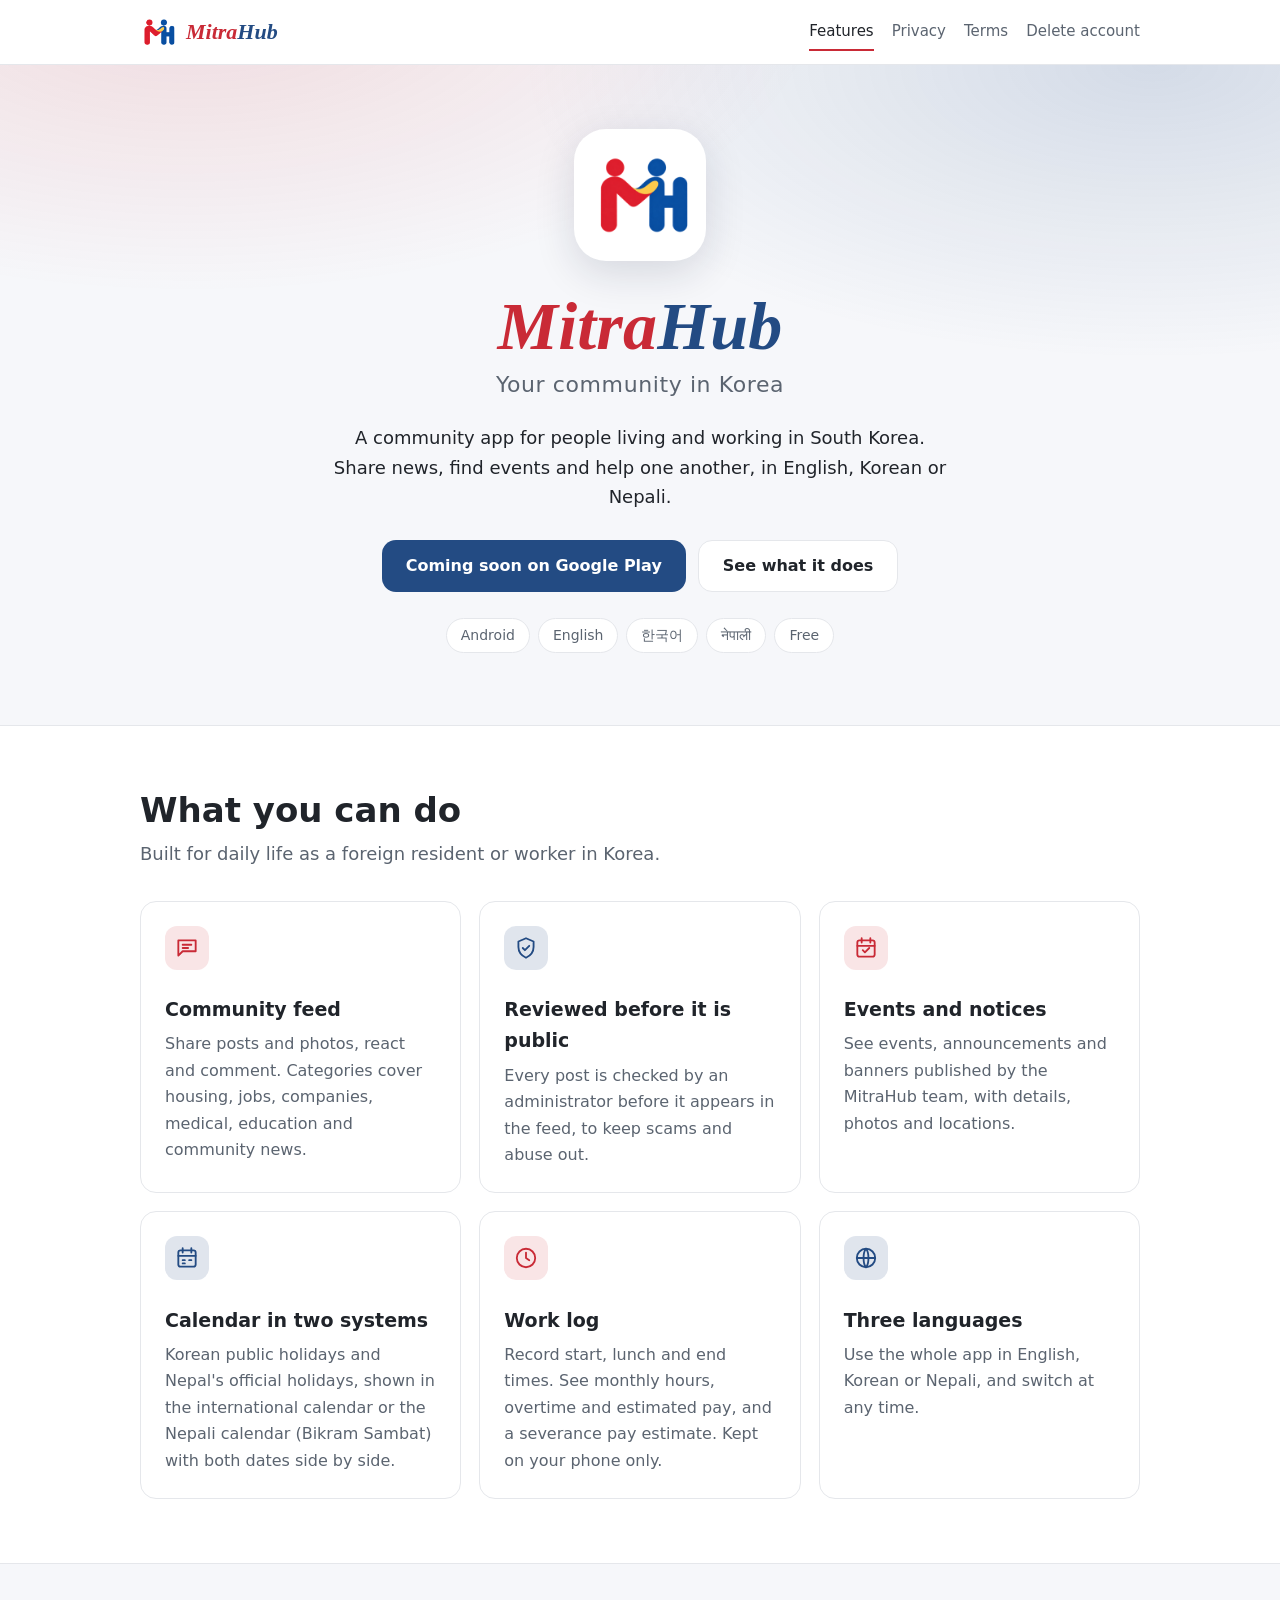
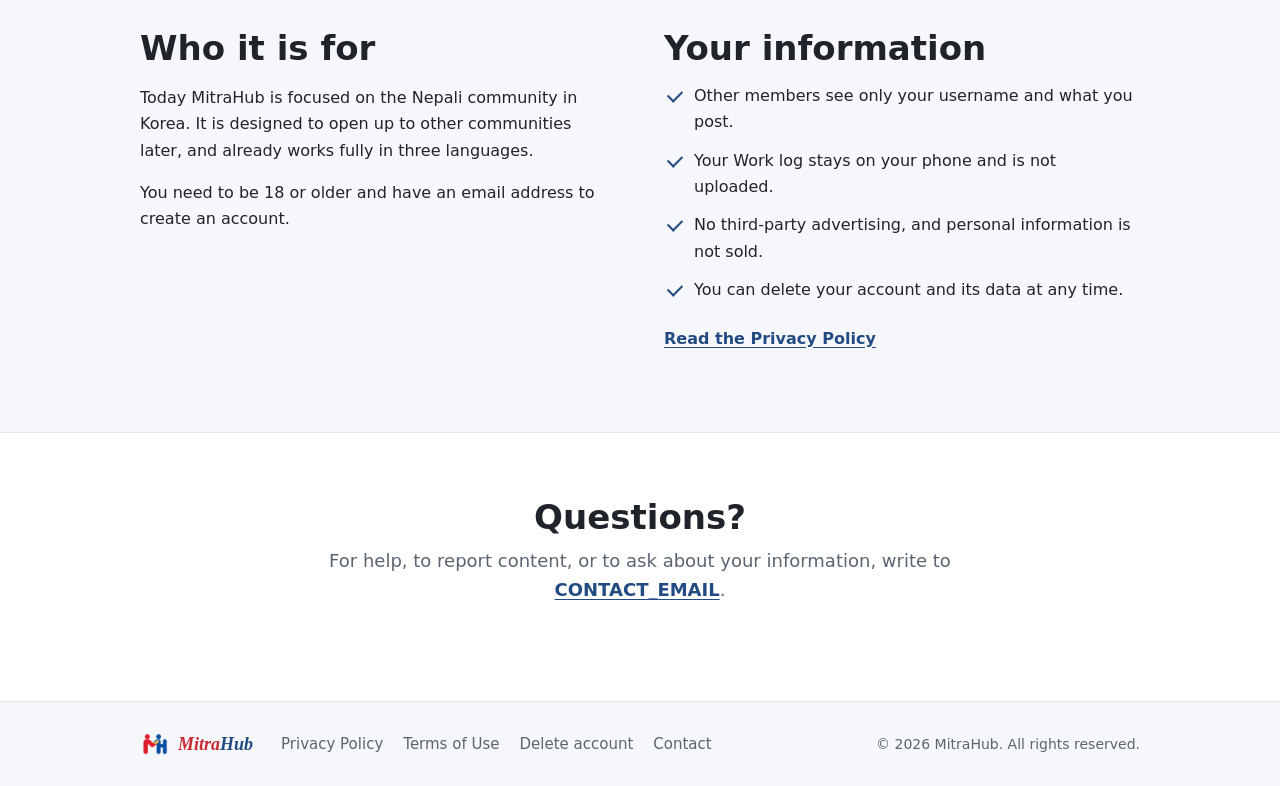
<file: index.html>
<!doctype html>
<html lang="en">
<head>
<meta charset="utf-8">
<meta name="viewport" content="width=device-width, initial-scale=1">
<title>MitraHub | Your community in Korea</title>
<meta name="description" content="MitraHub is a community app for people living and working in South Korea: posts, events, a calendar with Korean and Nepali holidays, and a private work log.">
<meta property="og:title" content="MitraHub | Your community in Korea">
<meta property="og:description" content="MitraHub is a community app for people living and working in South Korea: posts, events, a calendar with Korean and Nepali holidays, and a private work log.">
<meta property="og:image" content="assets/logo.png">
<meta name="theme-color" content="#C92A36">
<link rel="icon" type="image/png" href="assets/favicon.png">
<link rel="stylesheet" href="styles.css">
</head>
<body>
<a class="skip" href="#main">Skip to content</a>
<header class="site-header">
  <div class="wrap bar">
    <a class="brand" href="index.html"><img src="assets/logo.png" alt="" width="36" height="36"><span><b>Mitra</b><i>Hub</i></span></a>
    <nav aria-label="Main"><a href="index.html#features" aria-current="page">Features</a><a href="privacy.html">Privacy</a><a href="terms.html">Terms</a><a href="delete-account.html">Delete account</a></nav>
  </div>
</header>
<main id="main">
<section class="hero">
  <div class="wrap hero-in">
    <img class="hero-logo" src="assets/logo.png" alt="MitraHub logo" width="132" height="132">
    <h1><b>Mitra</b><i>Hub</i></h1>
    <p class="tagline">Your community in Korea</p>
    <p class="hero-text">A community app for people living and working in South Korea. Share news, find events and help one another, in English, Korean or Nepali.</p>
    <div class="cta">
      <span class="store" role="img" aria-label="Coming soon on Google Play">Coming soon on <b>Google Play</b></span>
      <a class="ghost" href="#features">See what it does</a>
    </div>
    <ul class="chips" aria-label="Highlights"><li>Android</li><li>English</li><li>한국어</li><li>नेपाली</li><li>Free</li></ul>
  </div>
</section>

<section id="features" class="wrap section">
  <h2>What you can do</h2>
  <p class="section-lede">Built for daily life as a foreign resident or worker in Korea.</p>
  <div class="grid">
    <article class="card"><svg viewBox="0 0 24 24" aria-hidden="true"><path d="M4 5h16v10H8l-4 4z"/><path d="M8 9h8M8 12h5"/></svg><h3>Community feed</h3><p>Share posts and photos, react and comment. Categories cover housing, jobs, companies, medical, education and community news.</p></article>
    <article class="card"><svg viewBox="0 0 24 24" aria-hidden="true"><path d="M12 3l7 3v5c0 5-3 8-7 10-4-2-7-5-7-10V6z"/><path d="M9 12l2 2 4-4"/></svg><h3>Reviewed before it is public</h3><p>Every post is checked by an administrator before it appears in the feed, to keep scams and abuse out.</p></article>
    <article class="card"><svg viewBox="0 0 24 24" aria-hidden="true"><rect x="4" y="5" width="16" height="15" rx="2"/><path d="M8 3v4M16 3v4M4 10h16"/><path d="M9 14l2 2 4-4"/></svg><h3>Events and notices</h3><p>See events, announcements and banners published by the MitraHub team, with details, photos and locations.</p></article>
    <article class="card"><svg viewBox="0 0 24 24" aria-hidden="true"><rect x="4" y="5" width="16" height="15" rx="2"/><path d="M8 3v4M16 3v4M4 10h16M8 14h2M14 14h2M8 17h2"/></svg><h3>Calendar in two systems</h3><p>Korean public holidays and Nepal&#x27;s official holidays, shown in the international calendar or the Nepali calendar (Bikram Sambat) with both dates side by side.</p></article>
    <article class="card"><svg viewBox="0 0 24 24" aria-hidden="true"><circle cx="12" cy="12" r="8.5"/><path d="M12 7v5l3 2"/></svg><h3>Work log</h3><p>Record start, lunch and end times. See monthly hours, overtime and estimated pay, and a severance pay estimate. Kept on your phone only.</p></article>
    <article class="card"><svg viewBox="0 0 24 24" aria-hidden="true"><circle cx="12" cy="12" r="8.5"/><path d="M3.5 12h17M12 3.5c3 3 3 14 0 17M12 3.5c-3 3-3 14 0 17"/></svg><h3>Three languages</h3><p>Use the whole app in English, Korean or Nepali, and switch at any time.</p></article>
  </div>
</section>

<section class="band">
  <div class="wrap section two">
    <div>
      <h2>Who it is for</h2>
      <p>Today MitraHub is focused on the Nepali community in Korea. It is designed to open up to other communities later, and already works fully in three languages.</p>
      <p>You need to be 18 or older and have an email address to create an account.</p>
    </div>
    <div>
      <h2>Your information</h2>
      <ul class="ticks">
        <li>Other members see only your username and what you post.</li>
        <li>Your Work log stays on your phone and is not uploaded.</li>
        <li>No third-party advertising, and personal information is not sold.</li>
        <li>You can delete your account and its data at any time.</li>
      </ul>
      <p><a class="link" href="privacy.html">Read the Privacy Policy</a></p>
    </div>
  </div>
</section>

<section class="wrap section center">
  <h2>Questions?</h2>
  <p class="section-lede">For help, to report content, or to ask about your information, write to <a class="link" href="mailto:CONTACT_EMAIL">CONTACT_EMAIL</a>.</p>
</section>
</main>
<footer class="site-footer">
  <div class="wrap foot">
    <div class="brand small"><img src="assets/logo.png" alt="" width="28" height="28"><span><b>Mitra</b><i>Hub</i></span></div>
    <nav aria-label="Footer"><a href="privacy.html">Privacy Policy</a><a href="terms.html">Terms of Use</a><a href="delete-account.html">Delete account</a><a href="mailto:CONTACT_EMAIL">Contact</a></nav>
    <p class="fine">&copy; 2026 MitraHub. All rights reserved.</p>
  </div>
</footer>
</body>
</html>
</file>
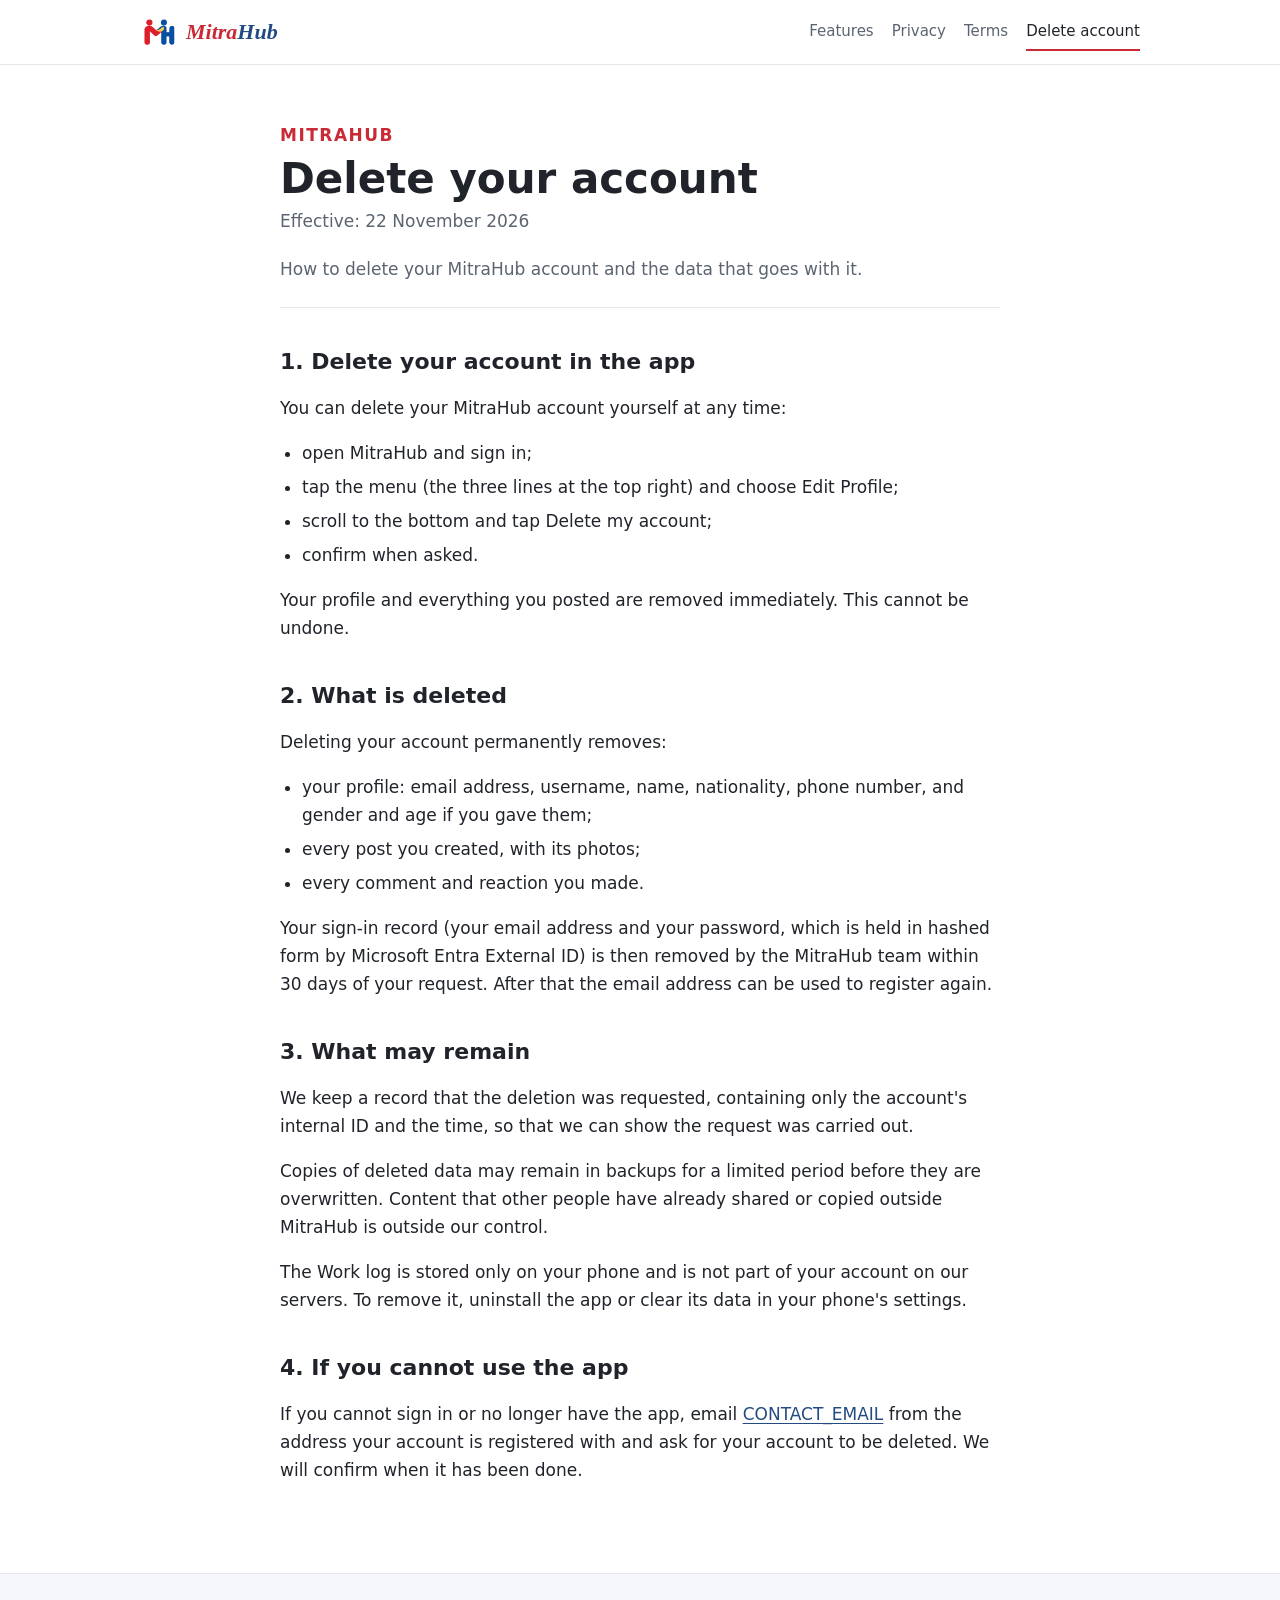
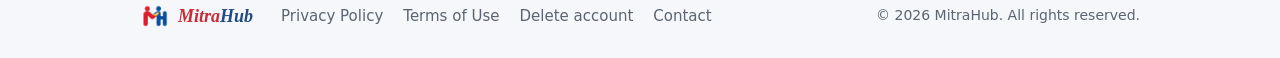
<file: delete-account.html>
<!doctype html>
<html lang="en">
<head>
<meta charset="utf-8">
<meta name="viewport" content="width=device-width, initial-scale=1">
<title>Delete your account | MitraHub</title>
<meta name="description" content="How to delete your MitraHub account and the data that goes with it.">
<meta property="og:title" content="Delete your account | MitraHub">
<meta property="og:description" content="How to delete your MitraHub account and the data that goes with it.">
<meta property="og:image" content="assets/logo.png">
<meta name="theme-color" content="#C92A36">
<link rel="icon" type="image/png" href="assets/favicon.png">
<link rel="stylesheet" href="styles.css">
</head>
<body>
<a class="skip" href="#main">Skip to content</a>
<header class="site-header">
  <div class="wrap bar">
    <a class="brand" href="index.html"><img src="assets/logo.png" alt="" width="36" height="36"><span><b>Mitra</b><i>Hub</i></span></a>
    <nav aria-label="Main"><a href="index.html#features">Features</a><a href="privacy.html">Privacy</a><a href="terms.html">Terms</a><a href="delete-account.html" aria-current="page">Delete account</a></nav>
  </div>
</header>
<main id="main">
<article class="wrap doc">
  <p class="eyebrow">MitraHub</p>
  <h1>Delete your account</h1>
  <p class="updated">Effective: 22 November 2026</p>
  <p class="lede">How to delete your MitraHub account and the data that goes with it.</p>
<h2 id="s1">1. Delete your account in the app</h2>
<p>You can delete your MitraHub account yourself at any time:</p>
<ul>
  <li>open MitraHub and sign in;</li>
  <li>tap the menu (the three lines at the top right) and choose Edit Profile;</li>
  <li>scroll to the bottom and tap Delete my account;</li>
  <li>confirm when asked.</li>
</ul>
<p>Your profile and everything you posted are removed immediately. This cannot be undone.</p>
<h2 id="s2">2. What is deleted</h2>
<p>Deleting your account permanently removes:</p>
<ul>
  <li>your profile: email address, username, name, nationality, phone number, and gender and age if you gave them;</li>
  <li>every post you created, with its photos;</li>
  <li>every comment and reaction you made.</li>
</ul>
<p>Your sign-in record (your email address and your password, which is held in hashed form by Microsoft Entra External ID) is then removed by the MitraHub team within 30 days of your request. After that the email address can be used to register again.</p>
<h2 id="s3">3. What may remain</h2>
<p>We keep a record that the deletion was requested, containing only the account&#x27;s internal ID and the time, so that we can show the request was carried out.</p>
<p>Copies of deleted data may remain in backups for a limited period before they are overwritten. Content that other people have already shared or copied outside MitraHub is outside our control.</p>
<p>The Work log is stored only on your phone and is not part of your account on our servers. To remove it, uninstall the app or clear its data in your phone&#x27;s settings.</p>
<h2 id="s4">4. If you cannot use the app</h2>
<p>If you cannot sign in or no longer have the app, email <a href="mailto:CONTACT_EMAIL">CONTACT_EMAIL</a> from the address your account is registered with and ask for your account to be deleted. We will confirm when it has been done.</p>
</article>
</main>
<footer class="site-footer">
  <div class="wrap foot">
    <div class="brand small"><img src="assets/logo.png" alt="" width="28" height="28"><span><b>Mitra</b><i>Hub</i></span></div>
    <nav aria-label="Footer"><a href="privacy.html">Privacy Policy</a><a href="terms.html">Terms of Use</a><a href="delete-account.html">Delete account</a><a href="mailto:CONTACT_EMAIL">Contact</a></nav>
    <p class="fine">&copy; 2026 MitraHub. All rights reserved.</p>
  </div>
</footer>
</body>
</html>
</file>
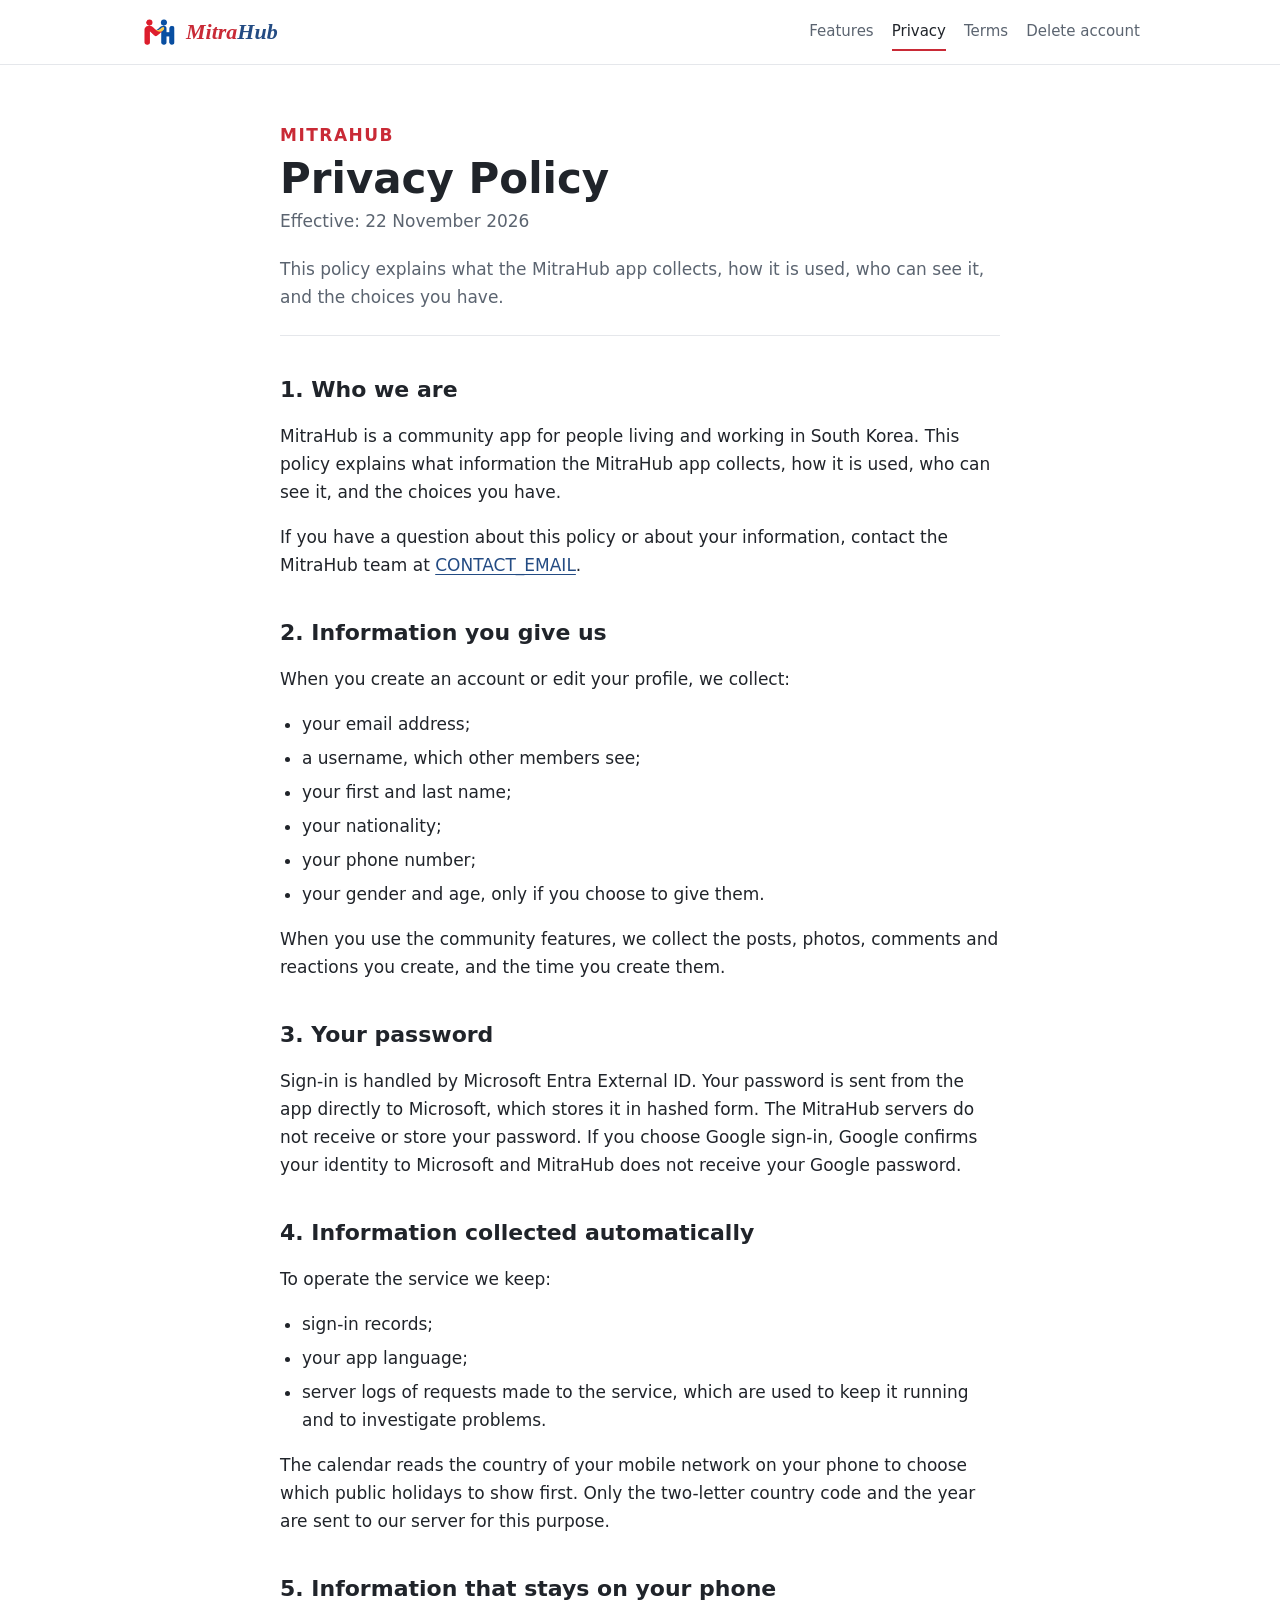
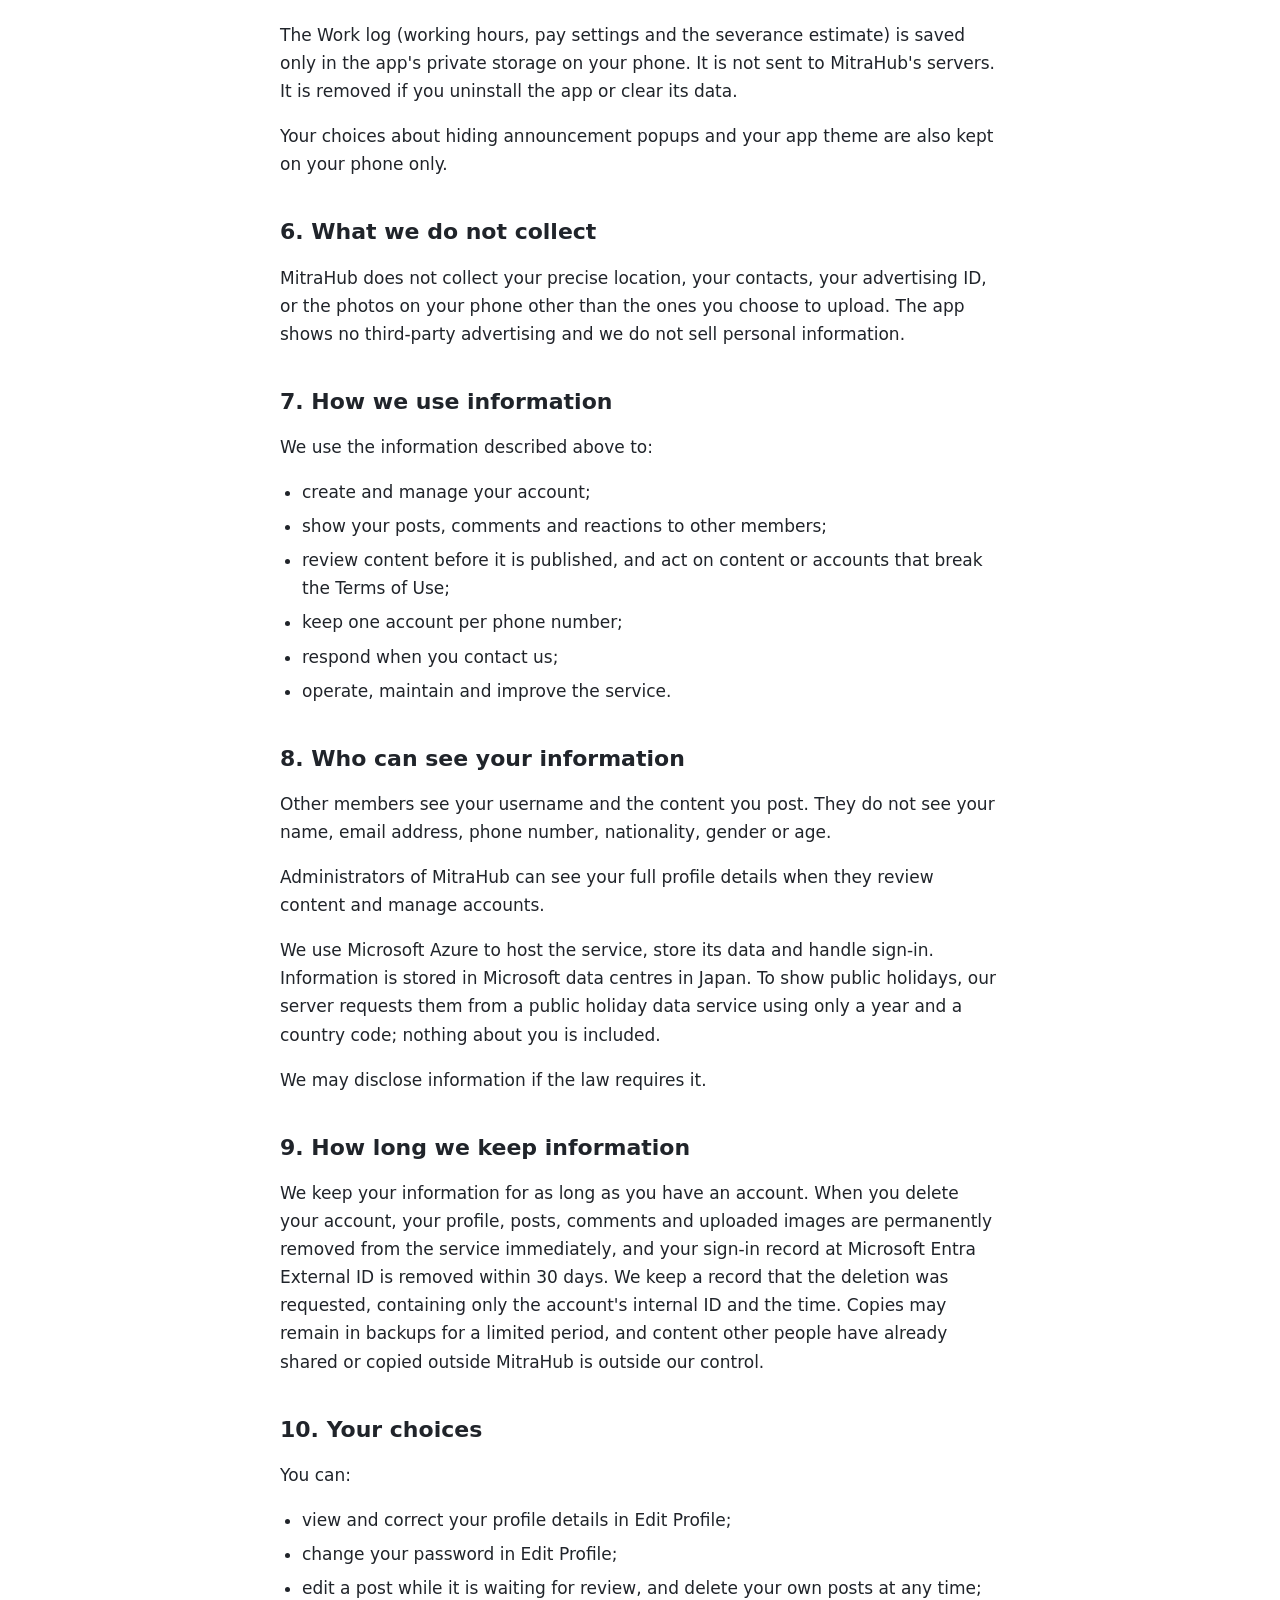
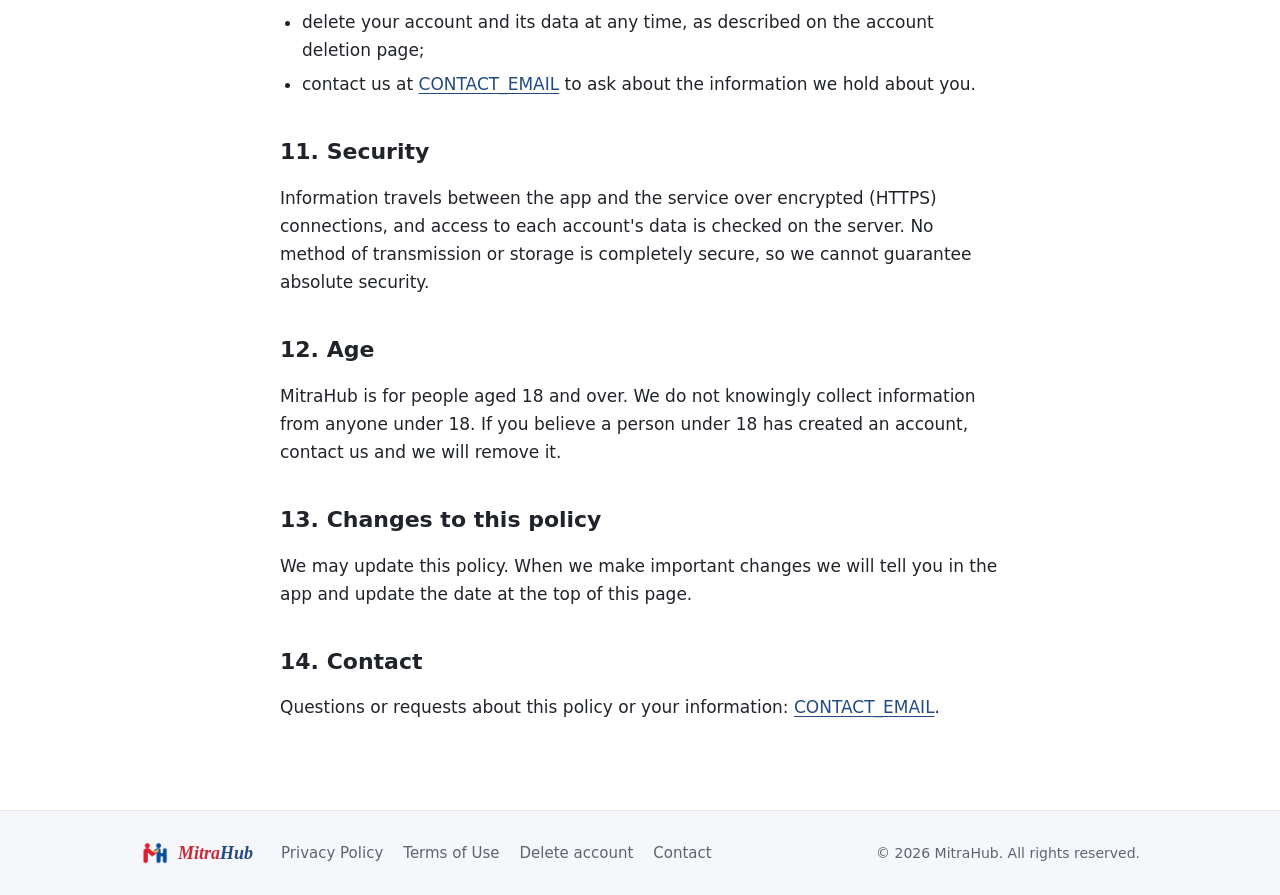
<file: privacy.html>
<!doctype html>
<html lang="en">
<head>
<meta charset="utf-8">
<meta name="viewport" content="width=device-width, initial-scale=1">
<title>Privacy Policy | MitraHub</title>
<meta name="description" content="This policy explains what the MitraHub app collects, how it is used, who can see it, and the choices you have.">
<meta property="og:title" content="Privacy Policy | MitraHub">
<meta property="og:description" content="This policy explains what the MitraHub app collects, how it is used, who can see it, and the choices you have.">
<meta property="og:image" content="assets/logo.png">
<meta name="theme-color" content="#C92A36">
<link rel="icon" type="image/png" href="assets/favicon.png">
<link rel="stylesheet" href="styles.css">
</head>
<body>
<a class="skip" href="#main">Skip to content</a>
<header class="site-header">
  <div class="wrap bar">
    <a class="brand" href="index.html"><img src="assets/logo.png" alt="" width="36" height="36"><span><b>Mitra</b><i>Hub</i></span></a>
    <nav aria-label="Main"><a href="index.html#features">Features</a><a href="privacy.html" aria-current="page">Privacy</a><a href="terms.html">Terms</a><a href="delete-account.html">Delete account</a></nav>
  </div>
</header>
<main id="main">
<article class="wrap doc">
  <p class="eyebrow">MitraHub</p>
  <h1>Privacy Policy</h1>
  <p class="updated">Effective: 22 November 2026</p>
  <p class="lede">This policy explains what the MitraHub app collects, how it is used, who can see it, and the choices you have.</p>
<h2 id="s1">1. Who we are</h2>
<p>MitraHub is a community app for people living and working in South Korea. This policy explains what information the MitraHub app collects, how it is used, who can see it, and the choices you have.</p>
<p>If you have a question about this policy or about your information, contact the MitraHub team at <a href="mailto:CONTACT_EMAIL">CONTACT_EMAIL</a>.</p>
<h2 id="s2">2. Information you give us</h2>
<p>When you create an account or edit your profile, we collect:</p>
<ul>
  <li>your email address;</li>
  <li>a username, which other members see;</li>
  <li>your first and last name;</li>
  <li>your nationality;</li>
  <li>your phone number;</li>
  <li>your gender and age, only if you choose to give them.</li>
</ul>
<p>When you use the community features, we collect the posts, photos, comments and reactions you create, and the time you create them.</p>
<h2 id="s3">3. Your password</h2>
<p>Sign-in is handled by Microsoft Entra External ID. Your password is sent from the app directly to Microsoft, which stores it in hashed form. The MitraHub servers do not receive or store your password. If you choose Google sign-in, Google confirms your identity to Microsoft and MitraHub does not receive your Google password.</p>
<h2 id="s4">4. Information collected automatically</h2>
<p>To operate the service we keep:</p>
<ul>
  <li>sign-in records;</li>
  <li>your app language;</li>
  <li>server logs of requests made to the service, which are used to keep it running and to investigate problems.</li>
</ul>
<p>The calendar reads the country of your mobile network on your phone to choose which public holidays to show first. Only the two-letter country code and the year are sent to our server for this purpose.</p>
<h2 id="s5">5. Information that stays on your phone</h2>
<p>The Work log (working hours, pay settings and the severance estimate) is saved only in the app&#x27;s private storage on your phone. It is not sent to MitraHub&#x27;s servers. It is removed if you uninstall the app or clear its data.</p>
<p>Your choices about hiding announcement popups and your app theme are also kept on your phone only.</p>
<h2 id="s6">6. What we do not collect</h2>
<p>MitraHub does not collect your precise location, your contacts, your advertising ID, or the photos on your phone other than the ones you choose to upload. The app shows no third-party advertising and we do not sell personal information.</p>
<h2 id="s7">7. How we use information</h2>
<p>We use the information described above to:</p>
<ul>
  <li>create and manage your account;</li>
  <li>show your posts, comments and reactions to other members;</li>
  <li>review content before it is published, and act on content or accounts that break the Terms of Use;</li>
  <li>keep one account per phone number;</li>
  <li>respond when you contact us;</li>
  <li>operate, maintain and improve the service.</li>
</ul>
<h2 id="s8">8. Who can see your information</h2>
<p>Other members see your username and the content you post. They do not see your name, email address, phone number, nationality, gender or age.</p>
<p>Administrators of MitraHub can see your full profile details when they review content and manage accounts.</p>
<p>We use Microsoft Azure to host the service, store its data and handle sign-in. Information is stored in Microsoft data centres in Japan. To show public holidays, our server requests them from a public holiday data service using only a year and a country code; nothing about you is included.</p>
<p>We may disclose information if the law requires it.</p>
<h2 id="s9">9. How long we keep information</h2>
<p>We keep your information for as long as you have an account. When you delete your account, your profile, posts, comments and uploaded images are permanently removed from the service immediately, and your sign-in record at Microsoft Entra External ID is removed within 30 days. We keep a record that the deletion was requested, containing only the account&#x27;s internal ID and the time. Copies may remain in backups for a limited period, and content other people have already shared or copied outside MitraHub is outside our control.</p>
<h2 id="s10">10. Your choices</h2>
<p>You can:</p>
<ul>
  <li>view and correct your profile details in Edit Profile;</li>
  <li>change your password in Edit Profile;</li>
  <li>edit a post while it is waiting for review, and delete your own posts at any time;</li>
  <li>delete your account and its data at any time, as described on the account deletion page;</li>
  <li>contact us at <a href="mailto:CONTACT_EMAIL">CONTACT_EMAIL</a> to ask about the information we hold about you.</li>
</ul>
<h2 id="s11">11. Security</h2>
<p>Information travels between the app and the service over encrypted (HTTPS) connections, and access to each account&#x27;s data is checked on the server. No method of transmission or storage is completely secure, so we cannot guarantee absolute security.</p>
<h2 id="s12">12. Age</h2>
<p>MitraHub is for people aged 18 and over. We do not knowingly collect information from anyone under 18. If you believe a person under 18 has created an account, contact us and we will remove it.</p>
<h2 id="s13">13. Changes to this policy</h2>
<p>We may update this policy. When we make important changes we will tell you in the app and update the date at the top of this page.</p>
<h2 id="s14">14. Contact</h2>
<p>Questions or requests about this policy or your information: <a href="mailto:CONTACT_EMAIL">CONTACT_EMAIL</a>.</p>
</article>
</main>
<footer class="site-footer">
  <div class="wrap foot">
    <div class="brand small"><img src="assets/logo.png" alt="" width="28" height="28"><span><b>Mitra</b><i>Hub</i></span></div>
    <nav aria-label="Footer"><a href="privacy.html">Privacy Policy</a><a href="terms.html">Terms of Use</a><a href="delete-account.html">Delete account</a><a href="mailto:CONTACT_EMAIL">Contact</a></nav>
    <p class="fine">&copy; 2026 MitraHub. All rights reserved.</p>
  </div>
</footer>
</body>
</html>
</file>
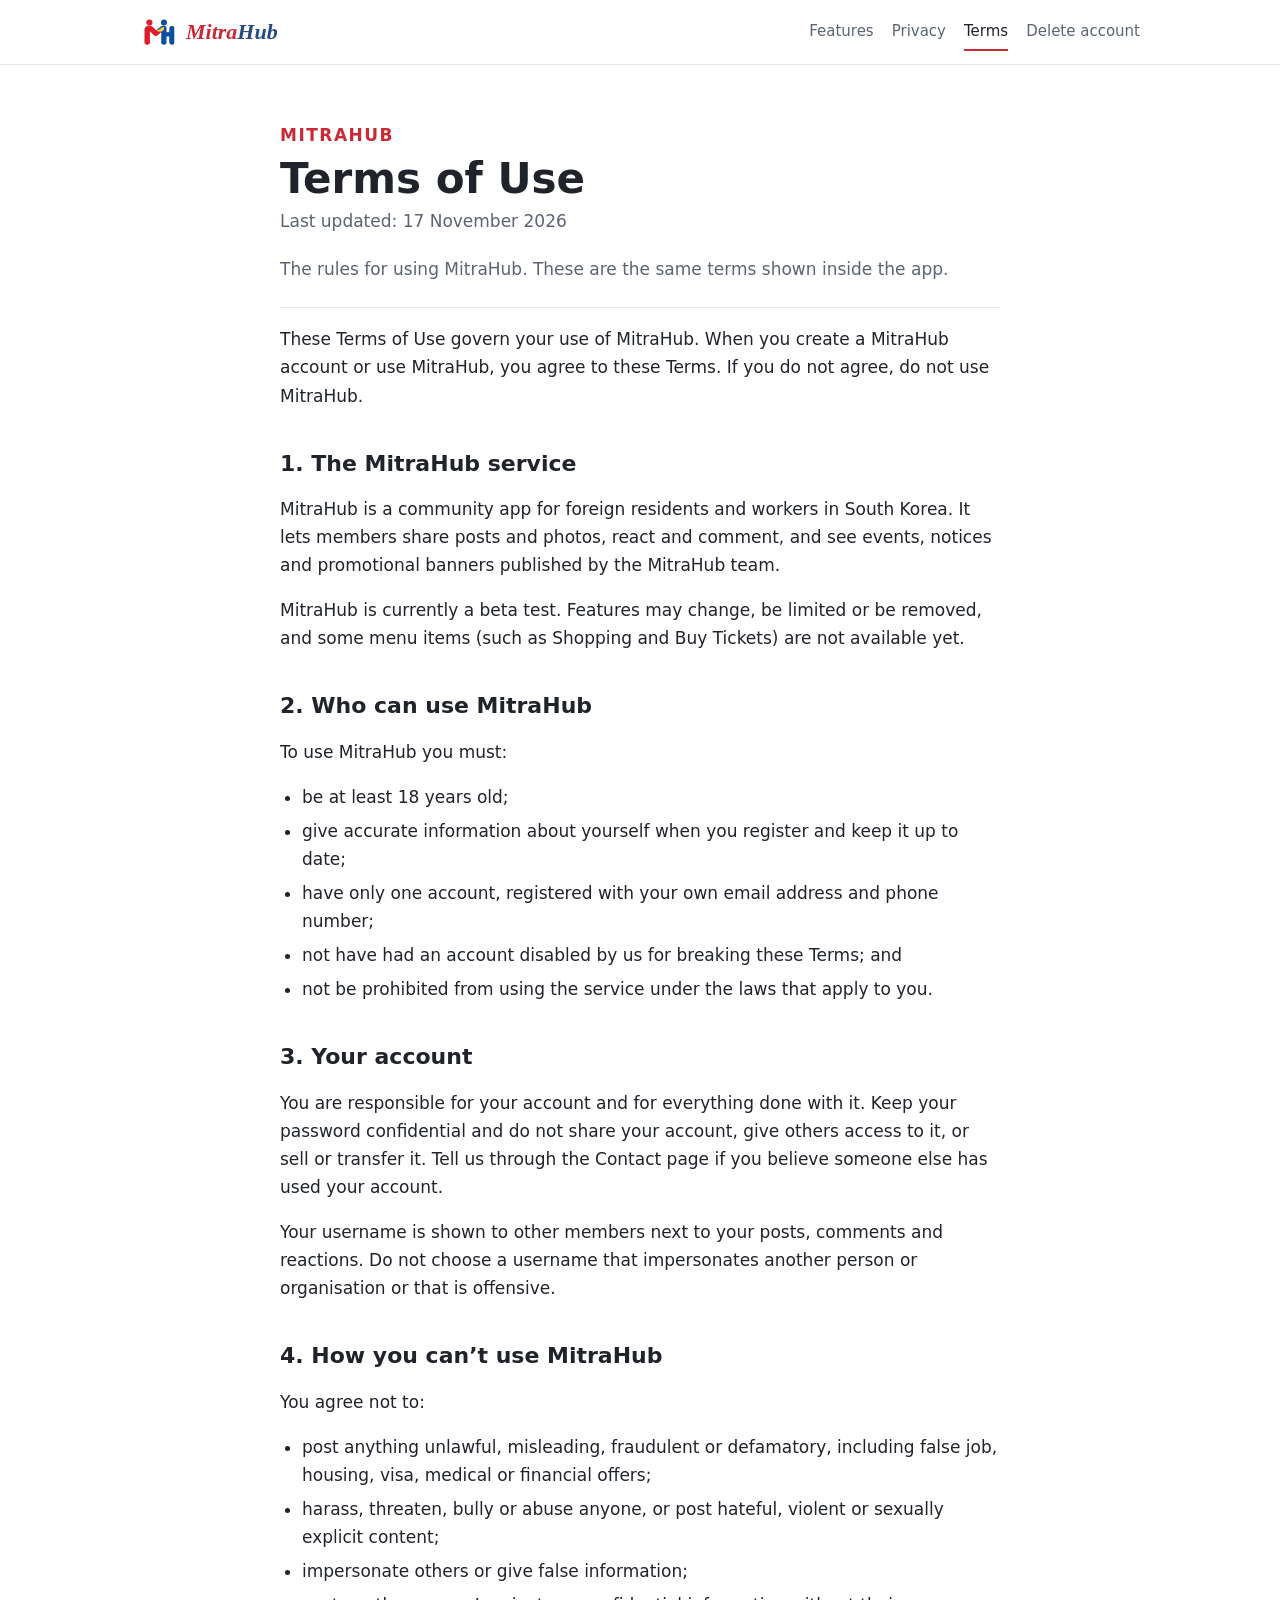
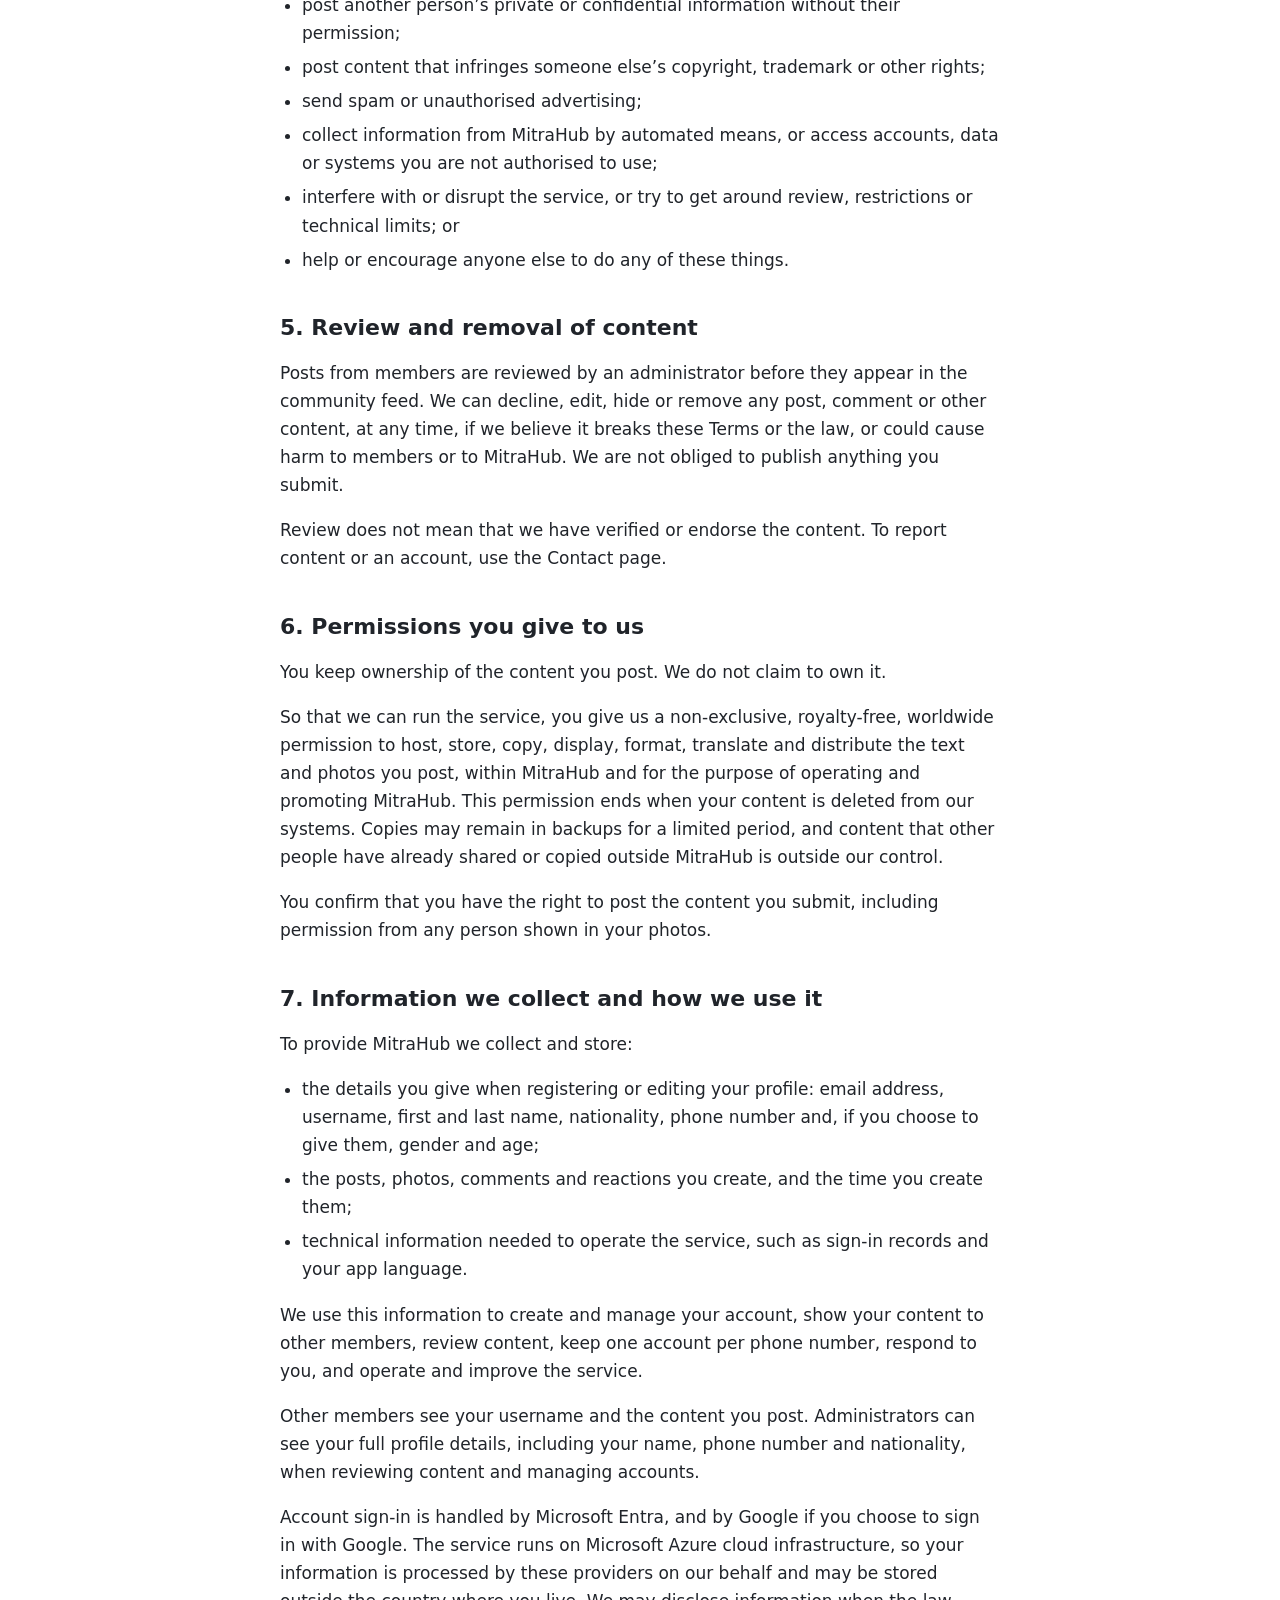
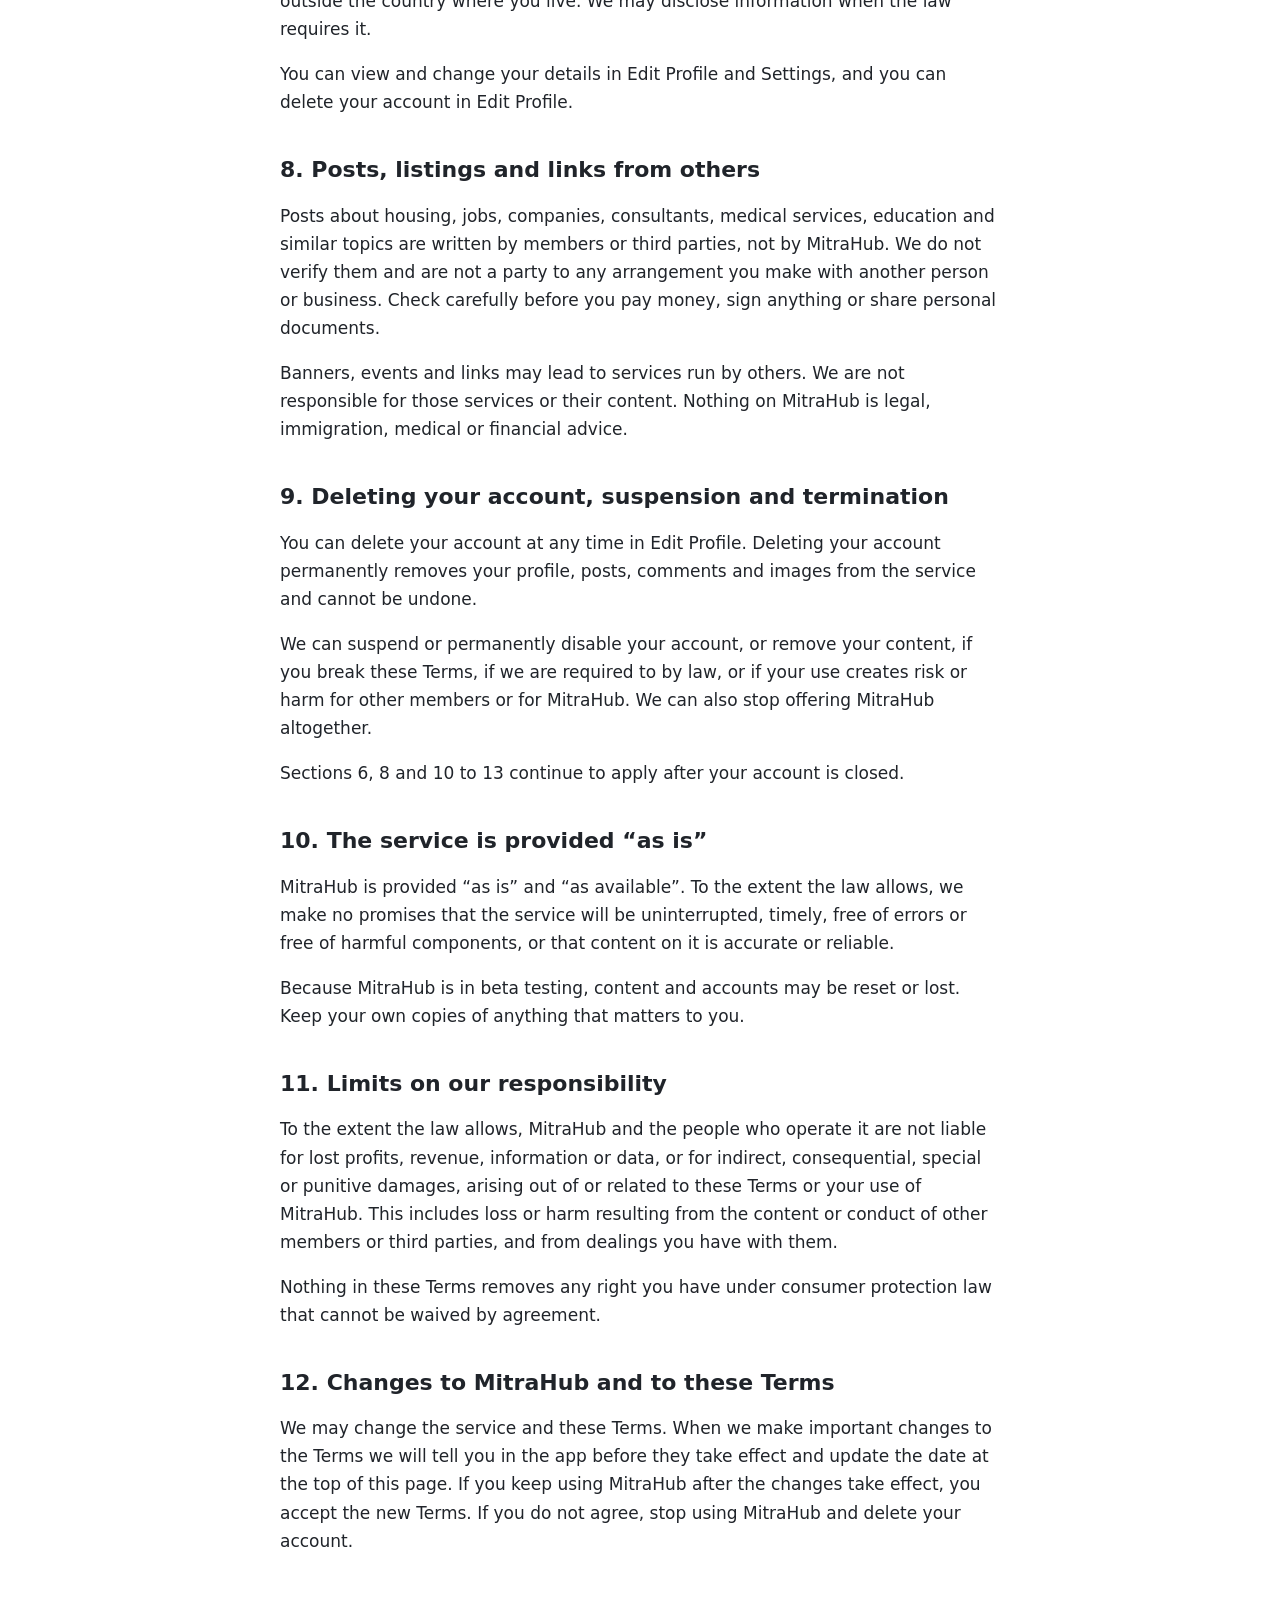
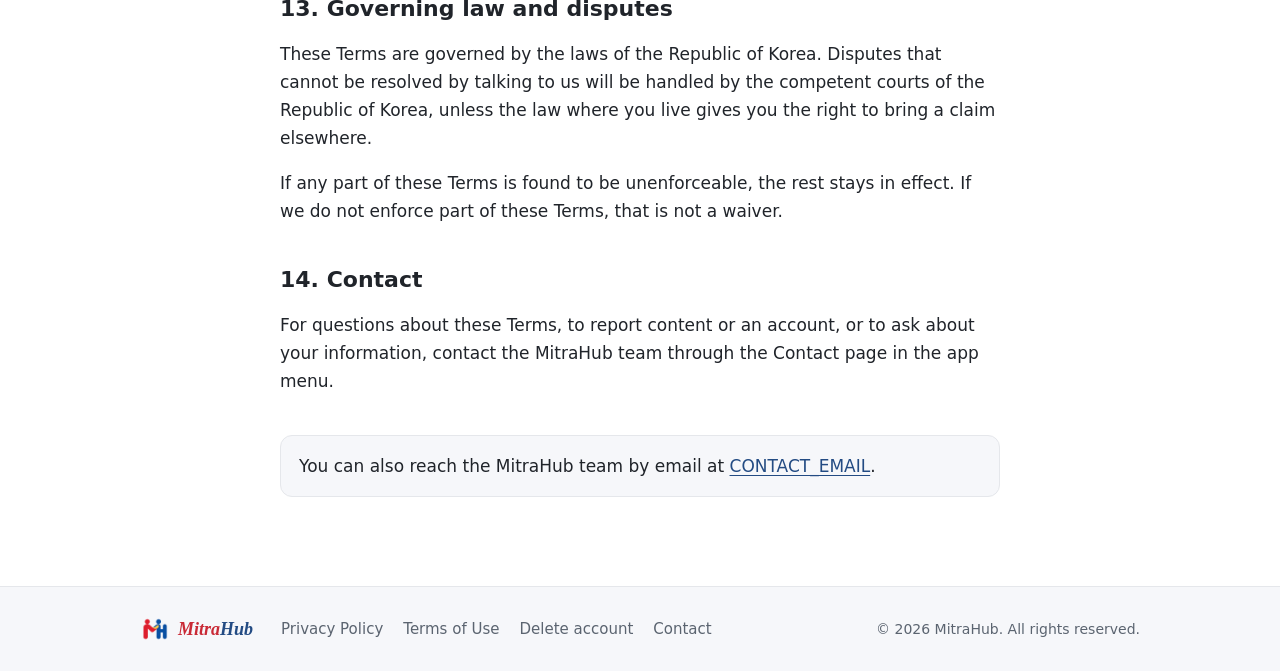
<file: terms.html>
<!doctype html>
<html lang="en">
<head>
<meta charset="utf-8">
<meta name="viewport" content="width=device-width, initial-scale=1">
<title>Terms of Use | MitraHub</title>
<meta name="description" content="The rules for using MitraHub. These are the same terms shown inside the app.">
<meta property="og:title" content="Terms of Use | MitraHub">
<meta property="og:description" content="The rules for using MitraHub. These are the same terms shown inside the app.">
<meta property="og:image" content="assets/logo.png">
<meta name="theme-color" content="#C92A36">
<link rel="icon" type="image/png" href="assets/favicon.png">
<link rel="stylesheet" href="styles.css">
</head>
<body>
<a class="skip" href="#main">Skip to content</a>
<header class="site-header">
  <div class="wrap bar">
    <a class="brand" href="index.html"><img src="assets/logo.png" alt="" width="36" height="36"><span><b>Mitra</b><i>Hub</i></span></a>
    <nav aria-label="Main"><a href="index.html#features">Features</a><a href="privacy.html">Privacy</a><a href="terms.html" aria-current="page">Terms</a><a href="delete-account.html">Delete account</a></nav>
  </div>
</header>
<main id="main">
<article class="wrap doc">
  <p class="eyebrow">MitraHub</p>
  <h1>Terms of Use</h1>
  <p class="updated">Last updated: 17 November 2026</p>
  <p class="lede">The rules for using MitraHub. These are the same terms shown inside the app.</p>
<p>These Terms of Use govern your use of MitraHub. When you create a MitraHub account or use MitraHub, you agree to these Terms. If you do not agree, do not use MitraHub.</p>
<h2 id="s1">1. The MitraHub service</h2>
<p>MitraHub is a community app for foreign residents and workers in South Korea. It lets members share posts and photos, react and comment, and see events, notices and promotional banners published by the MitraHub team.</p>
<p>MitraHub is currently a beta test. Features may change, be limited or be removed, and some menu items (such as Shopping and Buy Tickets) are not available yet.</p>
<h2 id="s2">2. Who can use MitraHub</h2>
<p>To use MitraHub you must:</p>
<ul>
  <li>be at least 18 years old;</li>
  <li>give accurate information about yourself when you register and keep it up to date;</li>
  <li>have only one account, registered with your own email address and phone number;</li>
  <li>not have had an account disabled by us for breaking these Terms; and</li>
  <li>not be prohibited from using the service under the laws that apply to you.</li>
</ul>
<h2 id="s3">3. Your account</h2>
<p>You are responsible for your account and for everything done with it. Keep your password confidential and do not share your account, give others access to it, or sell or transfer it. Tell us through the Contact page if you believe someone else has used your account.</p>
<p>Your username is shown to other members next to your posts, comments and reactions. Do not choose a username that impersonates another person or organisation or that is offensive.</p>
<h2 id="s4">4. How you can’t use MitraHub</h2>
<p>You agree not to:</p>
<ul>
  <li>post anything unlawful, misleading, fraudulent or defamatory, including false job, housing, visa, medical or financial offers;</li>
  <li>harass, threaten, bully or abuse anyone, or post hateful, violent or sexually explicit content;</li>
  <li>impersonate others or give false information;</li>
  <li>post another person’s private or confidential information without their permission;</li>
  <li>post content that infringes someone else’s copyright, trademark or other rights;</li>
  <li>send spam or unauthorised advertising;</li>
  <li>collect information from MitraHub by automated means, or access accounts, data or systems you are not authorised to use;</li>
  <li>interfere with or disrupt the service, or try to get around review, restrictions or technical limits; or</li>
  <li>help or encourage anyone else to do any of these things.</li>
</ul>
<h2 id="s5">5. Review and removal of content</h2>
<p>Posts from members are reviewed by an administrator before they appear in the community feed. We can decline, edit, hide or remove any post, comment or other content, at any time, if we believe it breaks these Terms or the law, or could cause harm to members or to MitraHub. We are not obliged to publish anything you submit.</p>
<p>Review does not mean that we have verified or endorse the content. To report content or an account, use the Contact page.</p>
<h2 id="s6">6. Permissions you give to us</h2>
<p>You keep ownership of the content you post. We do not claim to own it.</p>
<p>So that we can run the service, you give us a non-exclusive, royalty-free, worldwide permission to host, store, copy, display, format, translate and distribute the text and photos you post, within MitraHub and for the purpose of operating and promoting MitraHub. This permission ends when your content is deleted from our systems. Copies may remain in backups for a limited period, and content that other people have already shared or copied outside MitraHub is outside our control.</p>
<p>You confirm that you have the right to post the content you submit, including permission from any person shown in your photos.</p>
<h2 id="s7">7. Information we collect and how we use it</h2>
<p>To provide MitraHub we collect and store:</p>
<ul>
  <li>the details you give when registering or editing your profile: email address, username, first and last name, nationality, phone number and, if you choose to give them, gender and age;</li>
  <li>the posts, photos, comments and reactions you create, and the time you create them;</li>
  <li>technical information needed to operate the service, such as sign-in records and your app language.</li>
</ul>
<p>We use this information to create and manage your account, show your content to other members, review content, keep one account per phone number, respond to you, and operate and improve the service.</p>
<p>Other members see your username and the content you post. Administrators can see your full profile details, including your name, phone number and nationality, when reviewing content and managing accounts.</p>
<p>Account sign-in is handled by Microsoft Entra, and by Google if you choose to sign in with Google. The service runs on Microsoft Azure cloud infrastructure, so your information is processed by these providers on our behalf and may be stored outside the country where you live. We may disclose information when the law requires it.</p>
<p>You can view and change your details in Edit Profile and Settings, and you can delete your account in Edit Profile.</p>
<h2 id="s8">8. Posts, listings and links from others</h2>
<p>Posts about housing, jobs, companies, consultants, medical services, education and similar topics are written by members or third parties, not by MitraHub. We do not verify them and are not a party to any arrangement you make with another person or business. Check carefully before you pay money, sign anything or share personal documents.</p>
<p>Banners, events and links may lead to services run by others. We are not responsible for those services or their content. Nothing on MitraHub is legal, immigration, medical or financial advice.</p>
<h2 id="s9">9. Deleting your account, suspension and termination</h2>
<p>You can delete your account at any time in Edit Profile. Deleting your account permanently removes your profile, posts, comments and images from the service and cannot be undone.</p>
<p>We can suspend or permanently disable your account, or remove your content, if you break these Terms, if we are required to by law, or if your use creates risk or harm for other members or for MitraHub. We can also stop offering MitraHub altogether.</p>
<p>Sections 6, 8 and 10 to 13 continue to apply after your account is closed.</p>
<h2 id="s10">10. The service is provided “as is”</h2>
<p>MitraHub is provided “as is” and “as available”. To the extent the law allows, we make no promises that the service will be uninterrupted, timely, free of errors or free of harmful components, or that content on it is accurate or reliable.</p>
<p>Because MitraHub is in beta testing, content and accounts may be reset or lost. Keep your own copies of anything that matters to you.</p>
<h2 id="s11">11. Limits on our responsibility</h2>
<p>To the extent the law allows, MitraHub and the people who operate it are not liable for lost profits, revenue, information or data, or for indirect, consequential, special or punitive damages, arising out of or related to these Terms or your use of MitraHub. This includes loss or harm resulting from the content or conduct of other members or third parties, and from dealings you have with them.</p>
<p>Nothing in these Terms removes any right you have under consumer protection law that cannot be waived by agreement.</p>
<h2 id="s12">12. Changes to MitraHub and to these Terms</h2>
<p>We may change the service and these Terms. When we make important changes to the Terms we will tell you in the app before they take effect and update the date at the top of this page. If you keep using MitraHub after the changes take effect, you accept the new Terms. If you do not agree, stop using MitraHub and delete your account.</p>
<h2 id="s13">13. Governing law and disputes</h2>
<p>These Terms are governed by the laws of the Republic of Korea. Disputes that cannot be resolved by talking to us will be handled by the competent courts of the Republic of Korea, unless the law where you live gives you the right to bring a claim elsewhere.</p>
<p>If any part of these Terms is found to be unenforceable, the rest stays in effect. If we do not enforce part of these Terms, that is not a waiver.</p>
<h2 id="s14">14. Contact</h2>
<p>For questions about these Terms, to report content or an account, or to ask about your information, contact the MitraHub team through the Contact page in the app menu.</p>
<p class="note">You can also reach the MitraHub team by email at <a href="mailto:CONTACT_EMAIL">CONTACT_EMAIL</a>.</p>
</article>
</main>
<footer class="site-footer">
  <div class="wrap foot">
    <div class="brand small"><img src="assets/logo.png" alt="" width="28" height="28"><span><b>Mitra</b><i>Hub</i></span></div>
    <nav aria-label="Footer"><a href="privacy.html">Privacy Policy</a><a href="terms.html">Terms of Use</a><a href="delete-account.html">Delete account</a><a href="mailto:CONTACT_EMAIL">Contact</a></nav>
    <p class="fine">&copy; 2026 MitraHub. All rights reserved.</p>
  </div>
</footer>
</body>
</html>
</file>
<file: styles.css>
/* MitraHub site styles. Brand colours: crimson and navy, on white. */
:root{--bg:#fff;--soft:#f6f7fa;--text:#20242a;--muted:#5b6470;--line:#e5e7eb;--crimson:#c92a36;--navy:#234b83;--card:#fff;--radius:16px}
@media (prefers-color-scheme:dark){:root{--bg:#14161a;--soft:#1c1f24;--text:#edeff2;--muted:#aab1bb;--line:#30353d;--crimson:#f0626c;--navy:#7fa6dd;--card:#1c1f24}}
*{box-sizing:border-box}
html{scroll-behavior:smooth;-webkit-text-size-adjust:100%}
body{margin:0;background:var(--bg);color:var(--text);font:16px/1.65 system-ui,-apple-system,"Segoe UI",Roboto,"Noto Sans","Noto Sans KR","Noto Sans Devanagari",sans-serif}
img{max-width:100%;height:auto}
a{color:inherit}
.wrap{width:100%;max-width:1040px;margin:0 auto;padding:0 20px}
.skip{position:absolute;left:-999px}.skip:focus{left:12px;top:12px;background:var(--bg);padding:8px 12px;border-radius:8px;z-index:10}
:focus-visible{outline:3px solid var(--navy);outline-offset:3px;border-radius:6px}

/* Header */
.site-header{position:sticky;top:0;z-index:5;background:color-mix(in srgb,var(--bg) 88%,transparent);backdrop-filter:saturate(1.4) blur(10px);border-bottom:1px solid var(--line)}
.bar{display:flex;align-items:center;justify-content:space-between;gap:16px;min-height:64px}
.brand{display:inline-flex;align-items:center;gap:10px;text-decoration:none;font:italic 700 22px/1 Georgia,"Times New Roman",serif}
.brand b{color:var(--crimson);font-weight:700}.brand i{color:var(--navy)}
.brand.small{font-size:18px}
.site-header nav{display:flex;flex-wrap:wrap;gap:4px 18px;font-size:15px}
.site-header nav a{text-decoration:none;color:var(--muted);padding:6px 0;border-bottom:2px solid transparent}
.site-header nav a:hover,.site-header nav a[aria-current=page]{color:var(--text);border-color:var(--crimson)}

/* Hero */
.hero{background:radial-gradient(900px 420px at 15% -10%,color-mix(in srgb,var(--crimson) 14%,transparent),transparent 70%),radial-gradient(900px 420px at 90% 0%,color-mix(in srgb,var(--navy) 16%,transparent),transparent 70%),var(--soft);border-bottom:1px solid var(--line)}
.hero-in{text-align:center;padding-top:64px;padding-bottom:72px}
.hero-logo{width:132px;height:132px;background:#fff;border-radius:32px;padding:14px;box-shadow:0 12px 40px rgba(20,30,60,.14)}
.hero h1{margin:22px 0 4px;font:italic 700 clamp(44px,8vw,68px)/1.05 Georgia,"Times New Roman",serif;letter-spacing:.2px}
.hero h1 b{color:var(--crimson);font-weight:700}.hero h1 i{color:var(--navy)}
.tagline{margin:0;font-size:clamp(18px,2.6vw,22px);letter-spacing:.6px;color:var(--muted)}
.hero-text{max-width:620px;margin:20px auto 0;font-size:18px}
.cta{display:flex;flex-wrap:wrap;gap:12px;justify-content:center;margin-top:28px}
.store,.ghost{display:inline-flex;align-items:center;min-height:52px;padding:0 24px;border-radius:14px;font-weight:600;text-decoration:none}
.store{background:var(--navy);color:#fff}
@media (prefers-color-scheme:dark){.store{color:#0f1420}}
.store b{margin-left:.35em}
.ghost{border:1.5px solid var(--line);background:var(--bg)}
.ghost:hover{border-color:var(--navy)}
.chips{list-style:none;display:flex;flex-wrap:wrap;gap:8px;justify-content:center;margin:26px 0 0;padding:0}
.chips li{font-size:14px;color:var(--muted);border:1px solid var(--line);background:var(--bg);border-radius:999px;padding:5px 14px}

/* Sections */
.section{padding-top:64px;padding-bottom:64px}
.section h2{margin:0 0 8px;font-size:clamp(26px,4vw,34px);line-height:1.2}
.section-lede{margin:0 0 32px;color:var(--muted);font-size:18px;max-width:640px}
.center{text-align:center}.center .section-lede{margin-left:auto;margin-right:auto}
.grid{display:grid;grid-template-columns:repeat(auto-fit,minmax(280px,1fr));gap:18px}
.card{background:var(--card);border:1px solid var(--line);border-radius:var(--radius);padding:24px}
.card svg{width:44px;height:44px;padding:9px;border-radius:12px;background:color-mix(in srgb,var(--crimson) 12%,transparent);fill:none;stroke:var(--crimson);stroke-width:1.7;stroke-linecap:round;stroke-linejoin:round}
.card:nth-child(even) svg{background:color-mix(in srgb,var(--navy) 14%,transparent);stroke:var(--navy)}
.card h3{margin:16px 0 6px;font-size:19px}
.card p{margin:0;color:var(--muted)}
.band{background:var(--soft);border-block:1px solid var(--line)}
.two{display:grid;grid-template-columns:repeat(auto-fit,minmax(280px,1fr));gap:48px}
.ticks{list-style:none;padding:0;margin:0 0 16px}
.ticks li{position:relative;padding:6px 0 6px 30px}
.ticks li::before{content:"";position:absolute;left:4px;top:13px;width:12px;height:7px;border-left:2.5px solid var(--navy);border-bottom:2.5px solid var(--navy);transform:rotate(-45deg)}
.link{color:var(--navy);font-weight:600;text-underline-offset:3px}

/* Documents (privacy, terms, delete account) */
.doc{max-width:760px;padding-top:56px;padding-bottom:72px}
.eyebrow{margin:0;color:var(--crimson);font-weight:700;letter-spacing:1.5px;text-transform:uppercase;font-size:13px}
.doc h1{margin:6px 0 4px;font-size:clamp(30px,5vw,42px);line-height:1.15}
.updated{margin:0 0 20px;color:var(--muted);font-size:15px}
.lede{font-size:18px;color:var(--muted);padding-bottom:24px;border-bottom:1px solid var(--line)}
.doc h2{margin:40px 0 8px;font-size:22px;line-height:1.3;scroll-margin-top:84px}
.doc p,.doc li{font-size:17px}
.doc ul{padding-left:22px}.doc li{margin:6px 0}
.doc a{color:var(--navy);text-underline-offset:3px}
.note{margin-top:40px;padding:16px 18px;border:1px solid var(--line);border-radius:12px;background:var(--soft)}

/* Footer */
.site-footer{border-top:1px solid var(--line);background:var(--soft)}
.foot{display:flex;flex-wrap:wrap;align-items:center;gap:14px 28px;padding-top:28px;padding-bottom:28px}
.site-footer nav{display:flex;flex-wrap:wrap;gap:6px 20px;font-size:15px}
.site-footer nav a{color:var(--muted);text-decoration:none}.site-footer nav a:hover{color:var(--text);text-decoration:underline}
.fine{margin:0 0 0 auto;color:var(--muted);font-size:14px}
@media (max-width:640px){.bar{flex-direction:column;align-items:flex-start;padding-top:10px;padding-bottom:10px}.hero-in{padding-top:44px;padding-bottom:52px}.fine{margin-left:0;width:100%}}
@media (prefers-reduced-motion:reduce){html{scroll-behavior:auto}}
</file>
